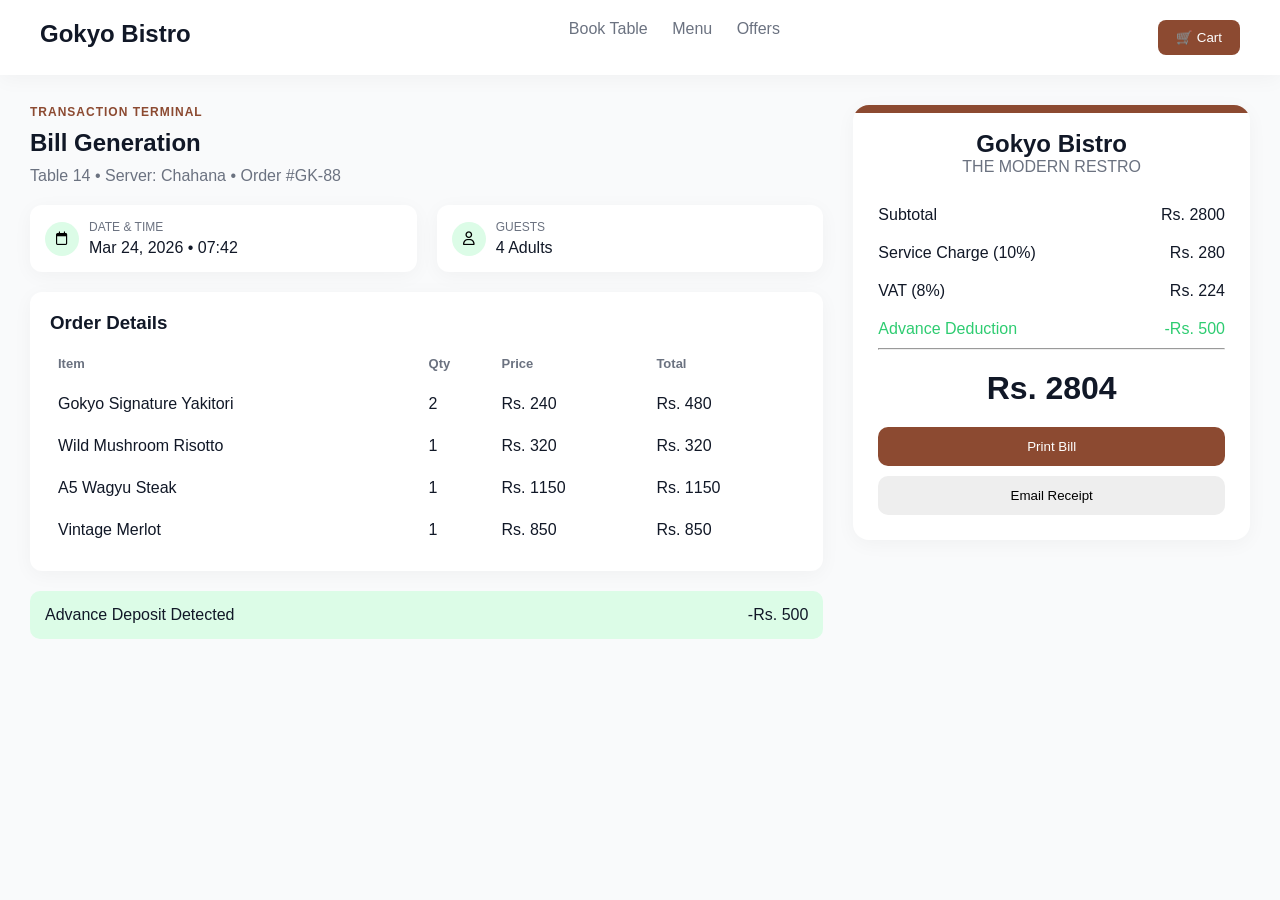
<file: Development/bill.html>
<!DOCTYPE html>
<html lang="en">
<head>
  <meta charset="UTF-8" />
  <meta name="viewport" content="width=device-width, initial-scale=1.0" />
  <link rel="stylesheet" href="https://cdnjs.cloudflare.com/ajax/libs/font-awesome/6.5.0/css/all.min.css" />
  <title>Bill Generation</title>
  <link rel="stylesheet" href="bill.css" />
</head>
<body>

  <!-- Navbar -->
  <header class="navbar">
    <h2>Gokyo Bistro</h2>
    <nav>
      <a href="#">Book Table</a>
      <a href="#">Menu</a>
      <a href="#">Offers</a>
    </nav>
    <button class="cart-btn">🛒 Cart</button>
  </header>

  <main class="container">

    <!-- LEFT SIDE -->
    <section class="left">

      <h4 class="sub-title">TRANSACTION TERMINAL</h4>
      <h1 style="margin-bottom: 10px;">Bill Generation</h1>
      <p class="meta">Table 14 • Server: Chahana • Order #GK-88</p>

      <!-- Info Cards -->
      <div class="info-row">
        <div class="info-card" >
          <button class="icon-btn">
            <i class="fa-regular fa-calendar"></i>
          </button>
          <div >
             <p class="label">DATE & TIME</p>
             <p>Mar 24, 2026 • 07:42</p>
          </div>
        </div>
          

         <div class="info-card" >
          <button class="icon-btn">
            <i class="fa-regular fa-user"></i>
          </button>
          <div >
           <p class="label">GUESTS</p>
           <p>4 Adults</p>
          </div>
        </div>
       
      </div>

      <!-- Order Table -->
      <div class="card">
        <h3>Order Details</h3>

        <table>
          <thead>
            <tr>
              <th>Item</th>
              <th>Qty</th>
              <th>Price</th>
              <th>Total</th>
            </tr>
          </thead>

          <tbody>
            <tr>
              <td>Gokyo Signature Yakitori</td>
              <td>2</td>
              <td>Rs. 240</td>
              <td>Rs. 480</td>
            </tr>

            <tr>
              <td>Wild Mushroom Risotto</td>
              <td>1</td>
              <td>Rs. 320</td>
              <td>Rs. 320</td>
            </tr>

            <tr>
              <td>A5 Wagyu Steak</td>
              <td>1</td>
              <td>Rs. 1150</td>
              <td>Rs. 1150</td>
            </tr>

            <tr>
              <td>Vintage Merlot</td>
              <td>1</td>
              <td>Rs. 850</td>
              <td>Rs. 850</td>
            </tr>
          </tbody>
        </table>
      </div>

      <!-- Advance -->
      <div class="advance">
        <p>Advance Deposit Detected</p>
        <span>-Rs. 500</span>
      </div>

    </section>

    <!-- RIGHT SIDE -->
    <div class="right">
      <div class="bill-card">
       
        <h2>Gokyo Bistro</h2>
        <p class="tag">THE MODERN RESTRO</p>

        <div class="bill-row">
          <span>Subtotal</span>
          <span>Rs. 2800</span>
        </div>

        <div class="bill-row">
          <span>Service Charge (10%)</span>
          <span>Rs. 280</span>
        </div>

        <div class="bill-row">
          <span>VAT (8%)</span>
          <span>Rs. 224</span>
        </div>

        <div class="bill-row green">
          <span>Advance Deduction</span>
          <span>-Rs. 500</span>
        </div>

        <hr />

        <div class="total">
          <h1>Rs. 2804</h1>
        </div>

        <button class="primary-btn">Print Bill</button>
        <button class="secondary-btn">Email Receipt</button>

      </div>

    </div>

  </main>

</body>
</html>
</file>
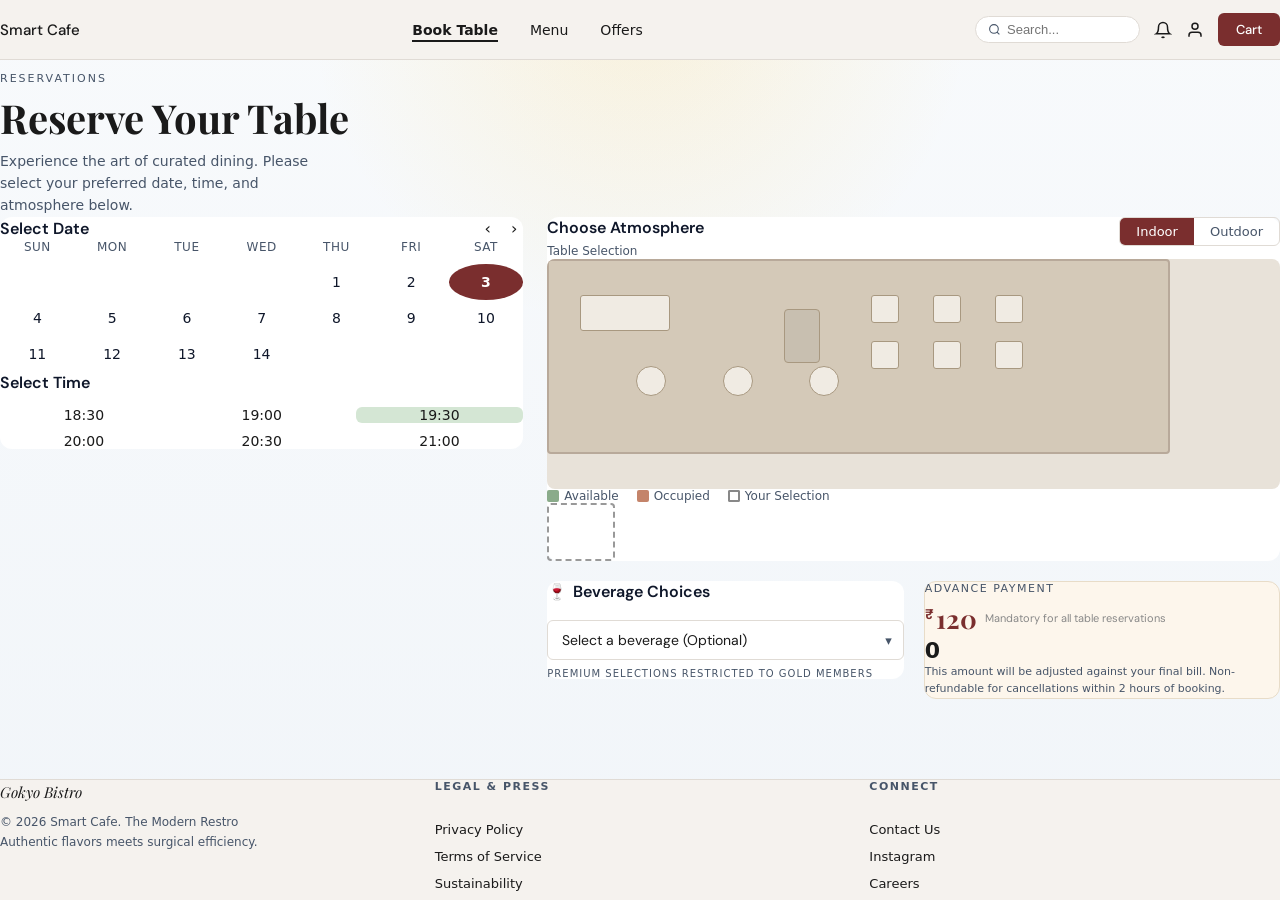
<file: Development/booktable.html>
<!DOCTYPE html>
<html lang="en">
<head>
  <meta charset="UTF-8" />
  <meta name="viewport" content="width=device-width, initial-scale=1.0"/>
  <title>Smart Cafe – Book Table</title>
  <link href="https://fonts.googleapis.com/css2?family=Playfair+Display:wght@400;700&family=DM+Sans:wght@300;400;500;600&display=swap" rel="stylesheet"/>
  <link rel="stylesheet" href="booktable.css"/>
  <link rel="stylesheet" href="style.css">
</head>
<body>

  <!-- NAV -->
  <nav>
    <a href="#" class="nav-logo">Smart Cafe</a>
    <ul class="nav-links">
      <li><a href="#" class="active">Book Table</a></li>
      <li><a href="#">Menu</a></li>
      <li><a href="#">Offers</a></li>
    </ul>
    <div class="nav-right">
      <div class="search-box">
        <svg width="13" height="13" viewBox="0 0 24 24" fill="none" stroke="currentColor" stroke-width="2"><circle cx="11" cy="11" r="8"/><path d="M21 21l-4.35-4.35"/></svg>
        <input type="text" placeholder="Search..."/>
      </div>
      <button class="nav-icon">
        <svg width="18" height="18" viewBox="0 0 24 24" fill="none" stroke="currentColor" stroke-width="2"><path d="M18 8A6 6 0 0 0 6 8c0 7-3 9-3 9h18s-3-2-3-9"/><path d="M13.73 21a2 2 0 0 1-3.46 0"/></svg>
      </button>
      <button class="nav-icon">
        <svg width="18" height="18" viewBox="0 0 24 24" fill="none" stroke="currentColor" stroke-width="2"><path d="M20 21v-2a4 4 0 0 0-4-4H8a4 4 0 0 0-4 4v2"/><circle cx="12" cy="7" r="4"/></svg>
      </button>
      <button class="cart-btn">Cart</button>
    </div>
  </nav>

  <!-- HERO -->
  <div class="hero">
    <p class="label">Reservations</p>
    <h1>Reserve Your Table</h1>
    <p>Experience the art of curated dining. Please select your preferred date, time, and atmosphere below.</p>
  </div>

  <!-- MAIN -->
  <div class="main-grid">

    <!-- LEFT: Date + Time -->
    <div>
      <!-- Calendar -->
      <div class="card">
        <div class="cal-header">
          <h2>Select Date</h2>
          <div class="cal-nav">
            <button>&#8249;</button>
            <button>&#8250;</button>
          </div>
        </div>
        <table class="cal-grid">
          <thead>
            <tr>
              <th>SUN</th><th>MON</th><th>TUE</th><th>WED</th><th>THU</th><th>FRI</th><th>SAT</th>
            </tr>
          </thead>
          <tbody>
            <tr>
              <td></td><td></td><td></td><td></td><td>1</td><td>2</td><td class="selected">3</td>
            </tr>
            <tr>
              <td>4</td><td>5</td><td>6</td><td>7</td><td>8</td><td>9</td><td>10</td>
            </tr>
            <tr>
              <td>11</td><td>12</td><td>13</td><td>14</td><td></td><td></td><td></td>
            </tr>
          </tbody>
        </table>

        <!-- Time -->
        <div class="time-section">
          <h2>Select Time</h2>
          <div class="time-grid">
            <button class="time-btn">18:30</button>
            <button class="time-btn">19:00</button>
            <button class="time-btn selected">19:30</button>
            <button class="time-btn">20:00</button>
            <button class="time-btn">20:30</button>
            <button class="time-btn">21:00</button>
          </div>
        </div>
      </div>
    </div>

    <!-- RIGHT -->
    <div class="right-col">

      <!-- Atmosphere -->
      <div class="card">
        <div class="atm-header">
          <div>
            <h2>Choose Atmosphere</h2>
            <span>Table Selection</span>
          </div>
          <div class="toggle-group">
            <button class="active">Indoor</button>
            <button>Outdoor</button>
          </div>
        </div>

        <!-- Floor Plan -->
        <div class="floor-plan">
          <div class="fp-inner">
            <!-- Conference table -->
            <div class="fp-table ft-conf"></div>
            <!-- Square tables -->
            <div class="fp-table ft-sq1"></div>
            <div class="fp-table ft-sq2"></div>
            <div class="fp-table ft-sq3"></div>
            <div class="fp-table ft-sq4"></div>
            <div class="fp-table ft-sq5"></div>
            <div class="fp-table ft-sq6"></div>
            <!-- Round tables -->
            <div class="ft-rnd ft-r1"></div>
            <div class="ft-rnd ft-r2"></div>
            <div class="ft-rnd ft-r3"></div>
            <!-- Booth -->
            <div class="ft-booth"></div>
          </div>
        </div>

        <!-- Legend -->
        <div class="legend">
          <div class="legend-item">
            <div class="legend-dot dot-available"></div>
            <span>Available</span>
          </div>
          <div class="legend-item">
            <div class="legend-dot dot-occupied"></div>
            <span>Occupied</span>
          </div>
          <div class="legend-item">
            <div class="legend-dot dot-selection"></div>
            <span>Your Selection</span>
          </div>
        </div>

        <!-- Selection box -->
        <div class="selection-box"></div>
      </div>

      <!-- Bottom row: Beverage + Advance -->
      <div class="bottom-row">

        <!-- Beverage -->
        <div class="card">
          <h2>
            <span style="margin-right:6px;">🍷</span>Beverage Choices
          </h2>
          <div class="bev-row">
            <div class="bev-select-wrap">
              <select>
                <option value="">Select a beverage (Optional)</option>
                <option>Still Water</option>
                <option>Sparkling Water</option>
                <option>House Wine – Red</option>
                <option>House Wine – White</option>
                <option>Craft Beer</option>
                <option>Premium Cocktail ✦ Gold Members</option>
              </select>
              <span class="chevron">▾</span>
            </div>
            <p class="bev-note">Premium selections restricted to Gold members</p>
          </div>
        </div>

        <!-- Advance Payment -->
        <div class="advance-card">
          <p class="adv-label">Advance Payment</p>
          <div class="adv-price">
            <sup>₹</sup>120
            <span style="font-size:11px; color:#888; font-family:'DM Sans',sans-serif; font-weight:400; margin-top:10px; margin-left:6px;">Mandatory for all table reservations</span>
          </div>
          <div class="adv-amount">0</div>
          <p class="adv-note">This amount will be adjusted against your final bill. Non-refundable for cancellations within 2 hours of booking.</p>
        </div>

      </div>
    </div>
  </div>

  <!-- FOOTER -->
  <footer>
    <div class="footer-brand">
      <p class="brand-name">Gokyo Bistro</p>
      <p>© 2026 Smart Cafe. The Modern Restro<br>Authentic flavors meets surgical efficiency.</p>
    </div>
    <div class="footer-col">
      <h4>Legal &amp; Press</h4>
      <ul>
        <li><a href="#">Privacy Policy</a></li>
        <li><a href="#">Terms of Service</a></li>
        <li><a href="#">Sustainability</a></li>
      </ul>
    </div>
    <div class="footer-col">
      <h4>Connect</h4>
      <ul>
        <li><a href="#">Contact Us</a></li>
        <li><a href="#">Instagram</a></li>
        <li><a href="#">Careers</a></li>
      </ul>
    </div>
  </footer>

</body>
</html>
</file>
<file: Development/bill.css>
:root {
  --bg-main: #f9fafb;
  --bg-sidebar: #121212;
  --text-primary: #111827;
  --text-secondary: #6b7280;
  --text-muted: #9ca3af;
  --accent-orange: #8c4a31;
  --accent-green: #2ecc71;
  --accent-green-light: #dcfce7;
  --accent-sage: #c5d8c5;
  --accent-sage-dark: #8eac8e;
  --accent-peach: #ffe4e1;
  --card-shadow: 0 4px 20px rgba(0, 0, 0, 0.04);
  --sidebar-width: 280px;
  --transition: all 0.3s cubic-bezier(0.4, 0, 0.2, 1);
}

* {
  margin: 0;
  padding: 0;
  box-sizing: border-box;
  font-family: sans-serif;
}

body {
  background: var(--bg-main);
  color: var(--text-primary);
}

/* NAVBAR */
.navbar {
  display: flex;
  justify-content: space-between;
  padding: 20px 40px;
  background: white;
  box-shadow: var(--card-shadow);
}

.navbar nav a {
  margin: 0 10px;
  color: var(--text-secondary);
  text-decoration: none;
}

.cart-btn {
  background: var(--accent-orange);
  color: white;
  border: none;
  padding: 10px 18px;
  border-radius: 8px;
}

/* LAYOUT */
.container {
  display: flex;
  gap: 30px;
  padding: 30px;
}

.left {
  flex: 2;
}

.right {
  flex: 1;
}

/* TEXT */
.sub-title {
  color: var(--accent-orange);
  letter-spacing: 1px;
  font-size: 12px;
  margin-bottom: 10px;
}

.meta {
  color: var(--text-secondary);
  margin-bottom: 20px;
}

/* INFO CARDS */
.info-row {
  display: flex;
  gap: 20px;
  margin-bottom: 20px;
}

.info-card {
  display: flex;
  align-items: center;
  gap: 10px;
  background: white;
  padding: 15px;
  border-radius: 12px;
  box-shadow: var(--card-shadow);
  flex: 1;
}
.icon-btn {
  background: var(--accent-green-light);
  display: inline;
  color: white;
  border: none;
  height: 34px;
  width: 34px;
  border-radius: 50%;
}
.fa-calendar,
.fa-user {
  color: black;
}

.label {
  padding-bottom: 5px;
  font-size: 12px;
  color: var(--text-secondary);
}

/* TABLE */
.card {
  background: white;
  padding: 20px;
  border-radius: 12px;
  box-shadow: var(--card-shadow);
}

table {
  width: 100%;
  margin-top: 10px;
  border-collapse: collapse;
}

th,
td {
  text-align: left;
  padding: 12px 8px;
}

th {
  color: var(--text-secondary);
  font-size: 13px;
}

/* ADVANCE */
.advance {
  margin-top: 20px;
  background: var(--accent-green-light);
  padding: 15px;
  border-radius: 10px;
  display: flex;
  justify-content: space-between;
}

/* RIGHT BILL */
.bill-card {
  background: white;
  position: relative; /* 🔥 FIX */
  overflow: hidden;
  padding: 25px;
  border-radius: 16px;
  box-shadow: var(--card-shadow);
}
.bill-card::before {
  content: "";
  position: absolute;
  top: 0;
  left: 0;
  width: 100%;
  height: 8px;
  background: var(--accent-orange);
  border-top-left-radius: 16px;
  border-top-right-radius: 16px;
}
.bill-card h2 {
  text-align: center;
}

.tag {
  text-align: center;
  color: var(--text-secondary);
  margin-bottom: 20px;
}

.bill-row {
  display: flex;
  justify-content: space-between;
  padding-block: 10px;
}

.bill-row.green {
  color: var(--accent-green);
}

.total {
  text-align: center;
  margin: 20px 0;
}

.primary-btn {
  width: 100%;
  padding: 12px;
  background: var(--accent-orange);
  color: white;
  border: none;
  border-radius: 10px;
  margin-bottom: 10px;
}

.secondary-btn {
  width: 100%;
  padding: 12px;
  background: #eee;
  border: none;
  border-radius: 10px;
}

/* RESPONSIVE */
@media (max-width: 900px) {
  .container {
    flex-direction: column;
  }
}
</file>
<file: Development/booktable.css>
*, *::before, *::after { box-sizing: border-box; margin: 0; padding: 0; }

    :root {
      --bg: #f5f2ee;
      --white: #ffffff;
      --text: #1a1a1a;
      --text-muted: #888;
      --accent: #7a2e2e;
      --accent-light: #c26b6b;
      --selected-bg: #d4e6d4;
      --selected-border: #8aab8a;
      --border: #e0dbd5;
      --time-border: #ccc;
      --card-radius: 12px;
      --font-body: 'DM Sans', sans-serif;
      --font-display: 'Playfair Display', serif;
    }

    body {
      font-family: var(--font-body);
      background: var(--bg);
      color: var(--text);
      min-height: 100vh;
      display: flex;
      flex-direction: column;
    }

    /* ── NAV ── */
    nav {
      display: flex;
      align-items: center;
      justify-content: space-between;
      padding: 0 40px;
      height: 60px;
      background: var(--bg);
      border-bottom: 1px solid var(--border);
      position: sticky;
      top: 0;
      z-index: 100;
    }

    .nav-logo {
      font-family: var(--font-body);
      font-weight: 500;
      font-size: 15px;
      color: var(--text);
      text-decoration: none;
    }

    .nav-links {
      display: flex;
      gap: 32px;
      list-style: none;
    }

    .nav-links a {
      font-size: 14px;
      color: var(--text);
      text-decoration: none;
      font-weight: 400;
    }

    .nav-links a.active {
      font-weight: 600;
      border-bottom: 2px solid var(--text);
      padding-bottom: 2px;
    }

    .nav-right {
      display: flex;
      align-items: center;
      gap: 14px;
    }

    .search-box {
      display: flex;
      align-items: center;
      background: var(--white);
      border: 1px solid var(--border);
      border-radius: 20px;
      padding: 5px 12px;
      gap: 6px;
    }

    .search-box input {
      border: none;
      outline: none;
      background: transparent;
      font-size: 13px;
      color: var(--text);
      width: 120px;
    }

    .search-box svg { color: var(--text-muted); }

    .nav-icon {
      background: none;
      border: none;
      cursor: pointer;
      color: var(--text);
      display: flex;
      align-items: center;
    }

    .cart-btn {
      background: var(--accent);
      color: var(--white);
      border: none;
      border-radius: 6px;
      padding: 8px 18px;
      font-size: 13px;
      font-weight: 500;
      cursor: pointer;
      font-family: var(--font-body);
    }

    /* ── HERO TEXT ── */
    .hero {
      padding: 40px 40px 24px;
    }

    .hero .label {
      font-size: 11px;
      letter-spacing: 2px;
      text-transform: uppercase;
      color: var(--text-muted);
      margin-bottom: 8px;
    }

    .hero h1 {
      font-family: var(--font-display);
      font-size: 40px;
      font-weight: 700;
      color: var(--text);
      line-height: 1.1;
    }

    .hero p {
      margin-top: 10px;
      font-size: 14px;
      color: var(--text-muted);
      max-width: 340px;
      line-height: 1.6;
    }

    /* ── MAIN GRID ── */
    .main-grid {
      display: grid;
      grid-template-columns: 1fr 1.4fr;
      gap: 24px;
      padding: 0 40px 40px;
      flex: 1;
    }

    /* ── CARDS ── */
    .card {
      background: var(--white);
      border-radius: var(--card-radius);
      padding: 24px;
    }

    .card h2 {
      font-family: var(--font-body);
      font-size: 16px;
      font-weight: 600;
      margin-bottom: 18px;
    }

    /* ── CALENDAR ── */
    .cal-header {
      display: flex;
      align-items: center;
      justify-content: space-between;
      margin-bottom: 16px;
    }

    .cal-header h2 { margin-bottom: 0; }

    .cal-nav {
      display: flex;
      gap: 8px;
    }

    .cal-nav button {
      background: none;
      border: none;
      cursor: pointer;
      font-size: 16px;
      color: var(--text);
      padding: 2px 6px;
    }

    .cal-grid {
      width: 100%;
      border-collapse: collapse;
      text-align: center;
    }

    .cal-grid thead th {
      font-size: 12px;
      font-weight: 500;
      color: var(--text-muted);
      padding-bottom: 10px;
      letter-spacing: 0.5px;
    }

    .cal-grid tbody td {
      padding: 6px 0;
      font-size: 14px;
      cursor: pointer;
      width: 40px;
      height: 36px;
      border-radius: 50%;
    }

    .cal-grid tbody td:hover { background: var(--border); border-radius: 50%; }

    .cal-grid tbody td.selected {
      background: var(--accent);
      color: var(--white);
      border-radius: 50%;
      font-weight: 600;
    }

    /* ── TIME ── */
    .time-section { margin-top: 24px; }
    .time-section h2 { font-size: 16px; font-weight: 600; margin-bottom: 14px; }

    .time-grid {
      display: grid;
      grid-template-columns: repeat(3, 1fr);
      gap: 10px;
    }

    .time-btn {
      border: 1.5px solid var(--time-border);
      background: transparent;
      border-radius: 6px;
      padding: 10px 0;
      font-size: 14px;
      font-family: var(--font-body);
      cursor: pointer;
      color: var(--text);
    }

    .time-btn.selected {
      background: var(--selected-bg);
      border-color: var(--selected-border);
      color: var(--text);
      font-weight: 500;
    }

    /* ── RIGHT COLUMN ── */
    .right-col { display: flex; flex-direction: column; gap: 20px; }

    /* ── ATMOSPHERE ── */
    .atm-header {
      display: flex;
      align-items: flex-start;
      justify-content: space-between;
      margin-bottom: 6px;
    }

    .atm-header div h2 { font-size: 16px; font-weight: 600; margin-bottom: 2px; }
    .atm-header div span { font-size: 12px; color: var(--text-muted); }

    .toggle-group {
      display: flex;
      border: 1.5px solid var(--border);
      border-radius: 6px;
      overflow: hidden;
    }

    .toggle-group button {
      border: none;
      background: transparent;
      padding: 6px 16px;
      font-size: 13px;
      font-family: var(--font-body);
      cursor: pointer;
      color: var(--text-muted);
    }

    .toggle-group button.active {
      background: var(--accent);
      color: var(--white);
    }

    /* Floor plan */
    .floor-plan {
      width: 100%;
      height: 230px;
      background: #e8e2d9;
      border-radius: 8px;
      overflow: hidden;
      position: relative;
      margin: 12px 0 10px;
    }

    .fp-inner {
      width: 85%;
      height: 85%;
      margin: 7.5% auto;
      background: #d4c9b8;
      border: 2px solid #b8a99a;
      border-radius: 4px;
      position: relative;
    }

    /* Tables drawn purely in CSS */
    .fp-table {
      position: absolute;
      background: #f0ebe3;
      border: 1px solid #a89880;
      border-radius: 3px;
    }

    /* Long conference table */
    .ft-conf { width: 90px; height: 36px; top: 18%; left: 5%; }
    /* chairs around conf */
    .ft-chair {
      position: absolute;
      background: #ddd5c8;
      border: 1px solid #b8a98a;
      border-radius: 2px;
    }

    /* Small square tables */
    .ft-sq1 { width: 28px; height: 28px; top: 18%; left: 52%; }
    .ft-sq2 { width: 28px; height: 28px; top: 18%; left: 62%; }
    .ft-sq3 { width: 28px; height: 28px; top: 18%; left: 72%; }
    .ft-sq4 { width: 28px; height: 28px; top: 42%; left: 52%; }
    .ft-sq5 { width: 28px; height: 28px; top: 42%; left: 62%; }
    .ft-sq6 { width: 28px; height: 28px; top: 42%; left: 72%; }

    /* Round tables */
    .ft-rnd {
      position: absolute;
      background: #f0ebe3;
      border: 1px solid #a89880;
      border-radius: 50%;
    }

    .ft-r1 { width: 30px; height: 30px; top: 55%; left: 14%; }
    .ft-r2 { width: 30px; height: 30px; top: 55%; left: 28%; }
    .ft-r3 { width: 30px; height: 30px; top: 55%; left: 42%; }

    /* Sofa/booth */
    .ft-booth { width: 36px; height: 54px; top: 25%; left: 38%; background: #c8bfb0; border: 1px solid #a89880; border-radius: 4px; position: absolute; }

    /* Legend */
    .legend {
      display: flex;
      gap: 18px;
      align-items: center;
      font-size: 12px;
      color: var(--text-muted);
      margin-bottom: 10px;
    }

    .legend-item { display: flex; align-items: center; gap: 5px; }

    .legend-dot {
      width: 12px; height: 12px;
      border-radius: 2px;
    }

    .dot-available { background: #8aab8a; }
    .dot-occupied { background: #c4846a; }
    .dot-selection { background: transparent; border: 2px dashed #888; }

    /* Selection box */
    .selection-box {
      width: 68px; height: 58px;
      border: 2.5px dashed #999;
      border-radius: 4px;
      margin-top: 4px;
    }

    /* ── BEVERAGE ── */
    .bev-row {
      display: flex;
      flex-direction: column;
      gap: 8px;
    }

    .bev-select-wrap {
      position: relative;
    }

    .bev-select-wrap select {
      width: 100%;
      appearance: none;
      background: var(--white);
      border: 1.5px solid var(--border);
      border-radius: 6px;
      padding: 11px 36px 11px 14px;
      font-family: var(--font-body);
      font-size: 14px;
      color: var(--text);
      cursor: pointer;
    }

    .bev-select-wrap .chevron {
      position: absolute;
      right: 12px;
      top: 50%;
      transform: translateY(-50%);
      pointer-events: none;
      color: var(--text-muted);
      font-size: 13px;
    }

    .bev-note {
      font-size: 10px;
      letter-spacing: 1px;
      text-transform: uppercase;
      color: var(--text-muted);
    }

    /* ── BOTTOM ROW (Beverage + Advance) ── */
    .bottom-row {
      display: grid;
      grid-template-columns: 1fr 1fr;
      gap: 20px;
      align-items: start;
    }

    /* ── ADVANCE PAYMENT ── */
    .advance-card {
      background: #fdf6ec;
      border: 1px solid #e8dcc8;
      border-radius: var(--card-radius);
      padding: 16px 18px;
    }

    .advance-card .adv-label {
      font-size: 11px;
      letter-spacing: 1.5px;
      text-transform: uppercase;
      color: var(--text-muted);
      margin-bottom: 6px;
    }

    .advance-card .adv-price {
      font-family: var(--font-display);
      font-size: 26px;
      font-weight: 700;
      color: var(--accent);
      display: flex;
      align-items: flex-start;
      gap: 2px;
      margin-bottom: 2px;
    }

    .adv-price sup { font-size: 14px; margin-top: 4px; font-family: var(--font-body); }

    .advance-card .adv-mandatory {
      font-size: 11px;
      color: var(--text-muted);
      margin-bottom: 8px;
    }

    .adv-amount {
      font-size: 22px;
      font-weight: 700;
      color: var(--text);
      margin-bottom: 6px;
    }

    .advance-card .adv-note {
      font-size: 11px;
      color: var(--text-muted);
      line-height: 1.6;
    }

    /* ── FOOTER ── */
    footer {
      background: var(--bg);
      border-top: 1px solid var(--border);
      padding: 36px 40px;
      display: grid;
      grid-template-columns: 1fr 1fr 1fr;
      gap: 24px;
    }

    .footer-brand .brand-name {
      font-family: var(--font-display);
      font-size: 15px;
      font-style: italic;
      color: var(--text);
      margin-bottom: 6px;
    }

    .footer-brand p { font-size: 12px; color: var(--text-muted); line-height: 1.7; }

    .footer-col h4 {
      font-size: 11px;
      letter-spacing: 1.5px;
      text-transform: uppercase;
      color: var(--text-muted);
      margin-bottom: 14px;
      font-weight: 600;
    }

    .footer-col ul { list-style: none; }
    .footer-col ul li { margin-bottom: 8px; }
    .footer-col ul li a { font-size: 13px; color: var(--text); text-decoration: none; }
    .footer-col ul li a:hover { text-decoration: underline; }
</file>
<file: Development/style.css>
:root {
  --font-family: 'Inter', system-ui, sans-serif;
  --bg-color: #f7f2eb;
  --text-main: #0f172a;
  --text-muted: #475569;
  --text-light: #94a3b8;
  --primary-color: #8c4a2f;
  --primary-hover: #9e562c;
  --secondary-bg: #e7f0e7;
  --secondary-hover: #d5e6d5;
  --card-bg: #ffffff;
  --border-color: #e2e8f0;
  --shadow-card: 0 28px 90px rgba(15, 23, 42, 0.12);
  --section-bg-light: #fff9f3;
  --transition: all 0.3s ease;
﻿    nav {
      display: flex;
      align-items: center;
      justify-content: space-between;
      padding: 0 40px;
      height: 60px;
      background: var(--bg);
      border-bottom: 1px solid var(--border);
      position: sticky;
      top: 0;
      z-index: 100;
    }

    .nav-logo {
      font-family: var(--font-body);
      font-weight: 500;
      font-size: 15px;
      color: var(--text);
      text-decoration: none;
    }

    .nav-links {
      display: flex;
      gap: 32px;
      list-style: none;
    }

    .nav-links a {
      font-size: 14px;
      color: var(--text);
      text-decoration: none;
      font-weight: 400;
    }

    .nav-links a.active {
      font-weight: 600;
      border-bottom: 2px solid var(--text);
      padding-bottom: 2px;
    }

    .nav-right {
      display: flex;
      align-items: center;
      gap: 14px;
    }

    .search-box {
      display: flex;
      align-items: center;
      background: var(--white);
      border: 1px solid var(--border);
      border-radius: 20px;
      padding: 5px 12px;
      gap: 6px;
    }

    .search-box input {
      border: none;
      outline: none;
      background: transparent;
      font-size: 13px;
      color: var(--text);
      width: 120px;
    }

    .search-box svg { color: var(--text-muted); }

    .nav-icon {
      background: none;
      border: none;
      cursor: pointer;
      color: var(--text);
      display: flex;
      align-items: center;
    }

    .cart-btn {
      background: var(--accent);
      color: var(--white);
      border: none;
      border-radius: 6px;
      padding: 8px 18px;
      font-size: 13px;
      font-weight: 500;
      cursor: pointer;
      font-family: var(--font-body);
    }


body {
  background: radial-gradient(circle at top, rgba(251, 191, 36, 0.15), transparent 30%), linear-gradient(180deg, #f8fafc 0%, #f1f5f9 100%);
}

* {
  margin: 0;
  padding: 0;
  box-sizing: border-box;
}

body {
  font-family: var(--font-family);
  background-color: var(--bg-color);
  color: var(--text-main);
  -webkit-font-smoothing: antialiased;
}

a {
  text-decoration: none;
  color: inherit;
}

button {
  cursor: pointer;
  border: none;
  background: none;
  font-family: inherit;
}

.container {
  max-width: 1280px;
  margin: 0 auto;
  padding: 0 1.5rem;
}

/* Header */
.header {
  position: sticky;
  top: 0;
  z-index: 30;
  border-bottom: 1px solid rgba(226, 232, 240, 0.7);
  background-color: rgba(255, 255, 255, 0.85);
  backdrop-filter: blur(8px);
}

.header-container {
  display: flex;
  align-items: center;
  justify-content: space-between;
  gap: 1.5rem;
  max-width: 1280px;
  margin: 0 auto;
  padding: 1rem 1.5rem;
}

.logo {
  font-size: 1.25rem;
  font-weight: 600;
  letter-spacing: -0.025em;
}

.nav {
  display: none;
  align-items: center;
  gap: 2rem;
  font-size: 0.875rem;
  color: var(--text-muted);
}

@media (min-width: 768px) {
  .nav { display: flex; }
}

.nav a {
  transition: var(--transition);
}

.nav a:hover {
  color: var(--text-main);
}

.header-actions {
  display: flex;
  align-items: center;
  gap: 0.75rem;
}

.btn-outline {
  display: none;
  border-radius: 9999px;
  border: 1px solid var(--border-color);
  background-color: #f8fafc;
  padding: 0.5rem 1rem;
  font-size: 0.875rem;
  color: #334155;
  transition: var(--transition);
}

@media (min-width: 768px) {
  .btn-outline { display: inline-flex; }
}

.btn-outline:hover {
  background-color: #f1f5f9;
}

.btn-primary {
  display: inline-flex;
  align-items: center;
  justify-content: center;
  border-radius: 9999px;
  background-color: var(--primary-color);
  padding: 0.625rem 1.25rem;
  font-size: 0.875rem;
  font-weight: 600;
  color: #ffffff;
  box-shadow: 0 4px 6px -1px rgba(140, 74, 47, 0.2), 0 2px 4px -1px rgba(140, 74, 47, 0.1);
  transition: var(--transition);
}

.btn-primary:hover {
  background-color: var(--primary-hover);
}

/* Hero Section */
.hero-section {
  padding: 4rem 1.5rem;
  overflow: hidden;
}

.hero-grid {
  display: grid;
  gap: 3rem;
  align-items: center;
}

@media (min-width: 1280px) {
  .hero-grid {
    grid-template-columns: 1.05fr 0.95fr;
  }
}

.subtitle {
  font-size: 0.75rem;
  text-transform: uppercase;
  letter-spacing: 0.36em;
  color: var(--primary-color);
  font-weight: 600;
}

.hero-title {
  margin-top: 1.5rem;
  font-size: 3rem;
  font-weight: 600;
  letter-spacing: -0.025em;
  line-height: 1.1;
}

@media (min-width: 640px) {
  .hero-title { font-size: 3.75rem; }
}

.hero-title .highlight {
  color: var(--primary-color);
}

.hero-desc {
  margin-top: 1.5rem;
  font-size: 1.125rem;
  line-height: 1.75;
  color: var(--text-muted);
  max-width: 36rem;
}

.hero-buttons {
  margin-top: 2.5rem;
  display: flex;
  flex-direction: column;
  gap: 1rem;
}

@media (min-width: 640px) {
  .hero-buttons {
    flex-direction: row;
    align-items: center;
  }
}

.btn-large {
  padding: 0.75rem 1.75rem;
  width: 100%;
}

@media (min-width: 640px) {
  .btn-large { width: auto; }
}

.btn-secondary {
  display: inline-flex;
  align-items: center;
  justify-content: center;
  border-radius: 9999px;
  border: 1px solid #cbd5e1;
  background-color: var(--secondary-bg);
  padding: 0.75rem 1.75rem;
  font-size: 0.875rem;
  font-weight: 600;
  color: var(--text-main);
  transition: var(--transition);
  width: 100%;
}

@media (min-width: 640px) {
  .btn-secondary { width: auto; }
}

.btn-secondary:hover {
  background-color: var(--secondary-hover);
}

.hero-image-wrapper {
  position: relative;
  width: 100%;
  max-width: 36rem;
  margin: 0 auto;
  border-radius: 2rem;
  overflow: hidden;
  background-color: #020617;
  box-shadow: var(--shadow-card);
  aspect-ratio: 4/5;
}

.hero-img {
  width: 100%;
  height: 100%;
  object-fit: cover;
}

.overlay {
  position: absolute;
  inset: 0;
  background: linear-gradient(to top, rgba(2, 6, 23, 0.8), transparent, transparent);
}

.review-box {
  position: absolute;
  left: 1.5rem;
  bottom: 1.5rem;
  width: calc(100% - 3rem);
  max-width: 22rem;
  border-radius: 1.75rem;
  border: 1px solid rgba(255, 255, 255, 0.2);
  background-color: rgba(255, 255, 255, 0.95);
  padding: 1.25rem;
  box-shadow: 0 10px 15px -3px rgba(0, 0, 0, 0.1), 0 4px 6px -2px rgba(0, 0, 0, 0.05);
  backdrop-filter: blur(4px);
}

.stars {
  color: #b45309;
  font-size: 0.875rem;
  font-weight: 600;
}

.review-text {
  margin-top: 0.75rem;
  font-size: 0.875rem;
  line-height: 1.5;
  color: var(--text-muted);
}

.reviewer {
  margin-top: 1rem;
  font-size: 0.75rem;
  text-transform: uppercase;
  letter-spacing: 0.3em;
  color: var(--text-light);
}

/* Menu Section */
.menu-section {
  background-color: var(--section-bg-light);
  padding: 4rem 1.5rem;
}

.menu-header {
  display: flex;
  flex-direction: column;
  gap: 1rem;
  margin-bottom: 2.5rem;
}

@media (min-width: 640px) {
  .menu-header {
    flex-direction: row;
    align-items: flex-end;
    justify-content: space-between;
  }
}

.subtitle-gray {
  font-size: 0.75rem;
  text-transform: uppercase;
  letter-spacing: 0.36em;
  color: #64748b;
  font-weight: 600;
}

.section-title {
  margin-top: 0.75rem;
  font-size: 2.25rem;
  font-weight: 600;
  letter-spacing: -0.025em;
  color: var(--text-main);
}

@media (min-width: 640px) {
  .section-title { font-size: 3rem; }
}

.view-menu-link {
  display: inline-flex;
  align-items: center;
  gap: 0.5rem;
  font-size: 0.875rem;
  font-weight: 600;
  color: var(--primary-color);
  transition: var(--transition);
}

.view-menu-link:hover {
  color: var(--primary-hover);
}

.icon {
  width: 1rem;
  height: 1rem;
}

.menu-grid {
  display: grid;
  gap: 1.5rem;
}

@media (min-width: 1280px) {
  .menu-grid { grid-template-columns: repeat(3, 1fr); }
}

.menu-card {
  border-radius: 2rem;
  border: 1px solid var(--border-color);
  background-color: var(--card-bg);
  padding: 1.5rem;
  box-shadow: var(--shadow-card);
  position: relative;
}

.badge {
  display: inline-flex;
  border-radius: 9999px;
  padding: 0.25rem 0.75rem;
  font-size: 0.75rem;
  font-weight: 600;
  text-transform: uppercase;
  letter-spacing: 0.2em;
}

.badge-primary {
  background-color: rgba(140, 74, 47, 0.1);
  color: var(--primary-color);
}

.menu-img {
  margin-top: 1.5rem;
  height: 18rem;
  width: 100%;
  border-radius: 1.5rem;
  object-fit: cover;
}

.card-title {
  margin-top: 1.5rem;
  font-size: 1.25rem;
  font-weight: 600;
  color: var(--text-main);
}

.card-desc {
  margin-top: 0.75rem;
  font-size: 0.875rem;
  line-height: 1.5;
  color: var(--text-muted);
}

.card-footer {
  margin-top: 1.5rem;
  display: flex;
  align-items: center;
  justify-content: space-between;
  font-size: 0.875rem;
  font-weight: 600;
  color: var(--text-main);
}

.add-btn {
  display: inline-flex;
  height: 2.25rem;
  width: 2.25rem;
  align-items: center;
  justify-content: center;
  border-radius: 9999px;
  border: 1px solid var(--border-color);
  background-color: #f1f5f9;
  color: #334155;
  cursor: pointer;
  transition: var(--transition);
}

.add-btn:hover {
  background-color: #e2e8f0;
}

/* About Section */
.about-section {
  padding: 4rem 1.5rem;
}

.about-grid {
  display: grid;
  gap: 2rem;
}

@media (min-width: 1280px) {
  .about-grid {
    grid-template-columns: 1.1fr 0.9fr;
    align-items: flex-start;
  }
}

.about-images {
  display: grid;
  gap: 1.5rem;
}

.image-card {
  position: relative;
  overflow: hidden;
  border-radius: 2rem;
  background-color: #020617;
  box-shadow: var(--shadow-card);
  height: 20rem;
}

.card-bg {
  width: 100%;
  height: 100%;
  object-fit: cover;
}

.overlay-gradient {
  position: absolute;
  inset: 0;
  background: linear-gradient(to top, rgba(2, 6, 23, 0.8), rgba(2, 6, 23, 0.1), transparent);
}

.card-content {
  position: absolute;
  left: 1.5rem;
  right: 1.5rem;
  bottom: 1.5rem;
  border-radius: 1.5rem;
  border: 1px solid rgba(255, 255, 255, 0.15);
  background-color: rgba(255, 255, 255, 0.1);
  padding: 1.5rem;
  backdrop-filter: blur(4px);
  color: white;
}

.subtitle-light {
  font-size: 0.75rem;
  text-transform: uppercase;
  letter-spacing: 0.3em;
  color: rgba(226, 232, 240, 0.8);
}

.card-title-light {
  margin-top: 0.75rem;
  font-size: 1.5rem;
  font-weight: 600;
}

.card-desc-light {
  margin-top: 1rem;
  max-width: 28rem;
  font-size: 0.875rem;
  line-height: 1.5;
  color: rgba(241, 245, 249, 0.9);
}

.btn-outline-light {
  display: inline-flex;
  margin-top: 1.5rem;
  border-radius: 9999px;
  border: 1px solid rgba(255, 255, 255, 0.3);
  background-color: rgba(255, 255, 255, 0.1);
  padding: 0.5rem 1rem;
  font-size: 0.875rem;
  font-weight: 600;
  color: white;
  transition: var(--transition);
}

.btn-outline-light:hover {
  background-color: rgba(255, 255, 255, 0.2);
}

.experience-card {
  border-radius: 2rem;
  border: 1px solid var(--border-color);
  background-color: var(--card-bg);
  padding: 2.5rem;
  box-shadow: var(--shadow-card);
}

.experience-desc {
  margin-top: 1.25rem;
  font-size: 1rem;
  line-height: 1.75;
  color: var(--text-muted);
}

.features-list {
  margin-top: 2.5rem;
  display: flex;
  flex-direction: column;
  gap: 1rem;
}

.feature-item {
  display: flex;
  gap: 1rem;
  border-radius: 1.75rem;
  border: 1px solid var(--border-color);
  background-color: #f8fafc;
  padding: 1.25rem;
}

.feature-icon {
  display: flex;
  height: 3rem;
  width: 3rem;
  align-items: center;
  justify-content: center;
  border-radius: 1rem;
  background-color: #d7ead9;
  color: #317a3a;
  font-size: 1.25rem;
  flex-shrink: 0;
}

.feature-title {
  font-weight: 600;
  color: var(--text-main);
}

.feature-desc {
  margin-top: 0.5rem;
  font-size: 0.875rem;
  line-height: 1.5;
  color: var(--text-muted);
}

/* Footer */
.footer {
  border-top: 1px solid var(--border-color);
  background-color: var(--card-bg);
  padding: 3rem 1.5rem;
}

.footer-grid {
  display: grid;
  gap: 2.5rem;
}

@media (min-width: 768px) {
  .footer-grid { grid-template-columns: repeat(4, 1fr); }
}

.footer-col {
  display: flex;
  flex-direction: column;
  gap: 0.75rem;
}

.footer-logo {
  font-size: 1.25rem;
  font-weight: 600;
  color: var(--text-main);
  margin-bottom: 0.25rem;
}

.footer-desc, .footer-address {
  font-size: 0.875rem;
  line-height: 1.5;
  color: var(--text-muted);
}

.footer-address {
  color: #64748b;
}

.footer-title {
  font-weight: 600;
  text-transform: uppercase;
  letter-spacing: 0.3em;
  color: var(--text-main);
  font-size: 0.875rem;
  margin-bottom: 0.25rem;
}

.footer-link {
  font-size: 0.875rem;
  color: var(--text-muted);
  transition: var(--transition);
}

.footer-link:hover {
  color: var(--text-main);
}

.newsletter-form {
  display: flex;
  flex-direction: column;
  gap: 0.75rem;
  margin-top: 0.5rem;
}

@media (min-width: 640px) {
  .newsletter-form { flex-direction: row; }
}

.newsletter-input {
  width: 100%;
  border-radius: 9999px;
  border: 1px solid var(--border-color);
  background-color: #f8fafc;
  padding: 0.75rem 1rem;
  font-size: 0.875rem;
  color: var(--text-main);
  outline: none;
  transition: var(--transition);
}

.newsletter-input:focus {
  border-color: var(--primary-color);
  box-shadow: 0 0 0 2px rgba(140, 74, 47, 0.2);
}

.newsletter-btn {
  border-radius: 9999px;
  background-color: #020617;
  padding: 0.75rem 1.25rem;
  font-size: 0.875rem;
  font-weight: 600;
  color: white;
  transition: var(--transition);
}

.newsletter-btn:hover {
  background-color: #1e293b;
}

.footer-bottom {
  margin-top: 2.5rem;
  border-top: 1px solid var(--border-color);
  padding-top: 1.5rem;
  font-size: 0.875rem;
  color: #64748b;
  text-align: center;
}
</file>
